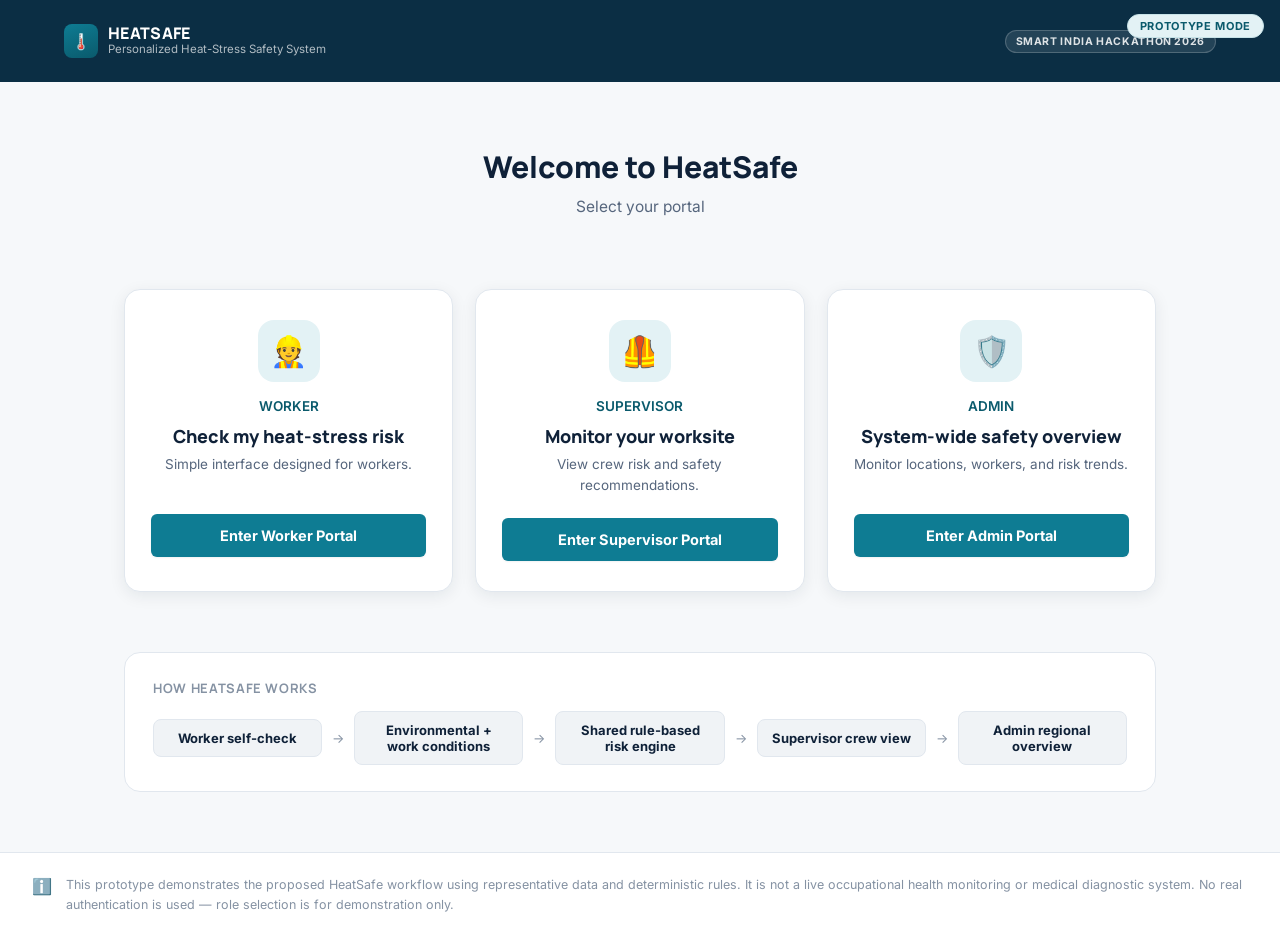
<file: heatsafe/index.html>
<!DOCTYPE html>
<html lang="en">
<head>
<meta charset="UTF-8" />
<meta name="viewport" content="width=device-width, initial-scale=1.0" />
<title>HeatSafe — Personalized Heat-Stress Safety System</title>
<link rel="preconnect" href="https://fonts.googleapis.com">
<link href="https://fonts.googleapis.com/css2?family=Inter:wght@400;500;600;700;800&family=Manrope:wght@600;700;800&display=swap" rel="stylesheet">
<link rel="stylesheet" href="css/style.css" />
</head>
<body>

  <div class="hs-prototype-corner">
    <span class="hs-tag">Prototype Mode</span>
  </div>

  <header class="hs-landing-header">
    <div class="hs-container">
      <div class="hs-brand">
        <div class="hs-brand-mark">🌡️</div>
        <div class="hs-brand-text">
          <div class="hs-brand-name">HEATSAFE</div>
          <div class="hs-brand-sub">Personalized Heat-Stress Safety System</div>
        </div>
      </div>
      <span class="hs-topbar-badge">Smart India Hackathon 2026</span>
    </div>
  </header>

  <section class="hs-landing-hero">
    <h1>Welcome to HeatSafe</h1>
    <p>Select your portal</p>
  </section>

  <section class="hs-portal-grid">
    <div class="hs-portal-card">
      <div class="hs-portal-icon">👷</div>
      <div class="hs-portal-lead">WORKER</div>
      <h3>Check my heat-stress risk</h3>
      <p class="hs-portal-desc">Simple interface designed for workers.</p>
      <a href="worker.html" class="hs-btn hs-btn-primary hs-btn-block">Enter Worker Portal</a>
    </div>

    <div class="hs-portal-card">
      <div class="hs-portal-icon">🦺</div>
      <div class="hs-portal-lead">SUPERVISOR</div>
      <h3>Monitor your worksite</h3>
      <p class="hs-portal-desc">View crew risk and safety recommendations.</p>
      <a href="supervisor.html" class="hs-btn hs-btn-primary hs-btn-block">Enter Supervisor Portal</a>
    </div>

    <div class="hs-portal-card">
      <div class="hs-portal-icon">🛡️</div>
      <div class="hs-portal-lead">ADMIN</div>
      <h3>System-wide safety overview</h3>
      <p class="hs-portal-desc">Monitor locations, workers, and risk trends.</p>
      <a href="admin.html" class="hs-btn hs-btn-primary hs-btn-block">Enter Admin Portal</a>
    </div>
  </section>

  <section class="hs-flow-strip">
    <div class="hs-flow-card">
      <h4>How HeatSafe works</h4>
      <div class="hs-flow-diagram">
        <div class="hs-flow-node">Worker self-check</div>
        <span class="hs-flow-arrow">→</span>
        <div class="hs-flow-node">Environmental + work conditions</div>
        <span class="hs-flow-arrow">→</span>
        <div class="hs-flow-node">Shared rule-based risk engine</div>
        <span class="hs-flow-arrow">→</span>
        <div class="hs-flow-node">Supervisor crew view</div>
        <span class="hs-flow-arrow">→</span>
        <div class="hs-flow-node">Admin regional overview</div>
      </div>
    </div>
  </section>

  <footer class="hs-footer">
    <div class="hs-footer-inner">
      <span class="hs-footer-icon">ℹ️</span>
      <p>This prototype demonstrates the proposed HeatSafe workflow using representative data and deterministic rules. It is not a live occupational health monitoring or medical diagnostic system. No real authentication is used — role selection is for demonstration only.</p>
    </div>
  </footer>

</body>
</html>
</file>
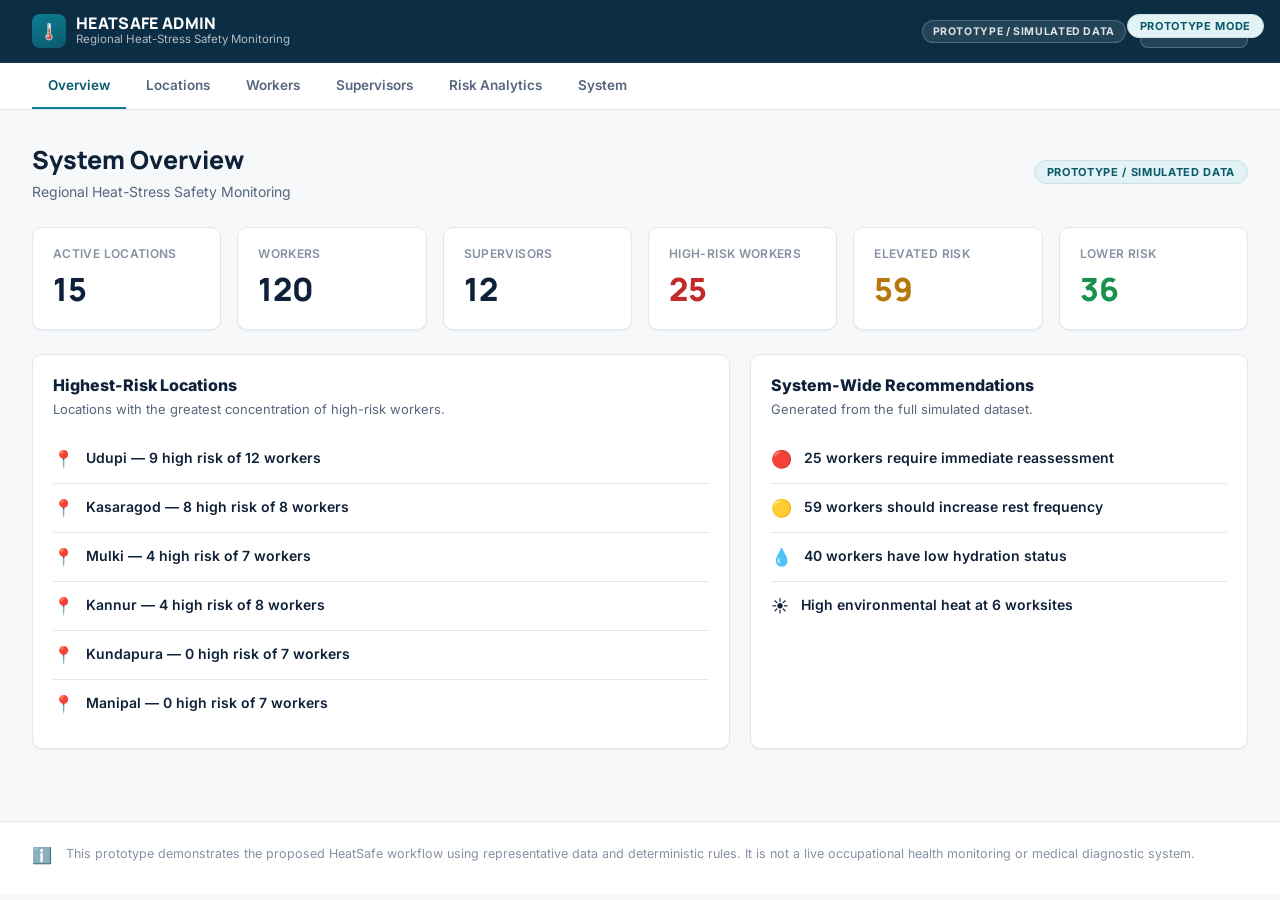
<file: heatsafe/admin.html>
<!DOCTYPE html>
<html lang="en">
<head>
<meta charset="UTF-8" />
<meta name="viewport" content="width=device-width, initial-scale=1.0" />
<title>HeatSafe Admin — System Overview</title>
<link rel="preconnect" href="https://fonts.googleapis.com">
<link href="https://fonts.googleapis.com/css2?family=Inter:wght@400;500;600;700;800&family=Manrope:wght@600;700;800&display=swap" rel="stylesheet">
<link rel="stylesheet" href="css/style.css" />
</head>
<body>

<div class="hs-prototype-corner"><span class="hs-tag">Prototype Mode</span></div>

<header class="hs-topbar">
  <div class="hs-topbar-inner">
    <div class="hs-brand">
      <div class="hs-brand-mark">🌡️</div>
      <div class="hs-brand-text">
        <div class="hs-brand-name">HEATSAFE ADMIN</div>
        <div class="hs-brand-sub">Regional Heat-Stress Safety Monitoring</div>
      </div>
    </div>
    <div class="hs-topbar-right">
      <span class="hs-topbar-badge">Prototype / Simulated Data</span>
      <a href="index.html" class="hs-switch-portal">Switch Portal</a>
    </div>
  </div>
</header>

<nav class="hs-subnav">
  <div class="hs-subnav-inner">
    <a href="#" class="nav-tab active" data-tab="overview">Overview</a>
    <a href="#" class="nav-tab" data-tab="locations">Locations</a>
    <a href="#" class="nav-tab" data-tab="workers">Workers</a>
    <a href="#" class="nav-tab" data-tab="supervisors">Supervisors</a>
    <a href="#" class="nav-tab" data-tab="analytics">Risk Analytics</a>
    <a href="#" class="nav-tab" data-tab="system">System</a>
  </div>
</nav>

<main class="hs-main">

  <!-- ================= OVERVIEW ================= -->
  <section id="tab-overview" class="hs-tab-panel">
    <div class="hs-page-head">
      <div class="hs-head-row">
        <div>
          <h1>System Overview</h1>
          <p class="hs-sub">Regional Heat-Stress Safety Monitoring</p>
        </div>
        <span class="hs-tag">Prototype / Simulated Data</span>
      </div>
    </div>

    <div class="hs-kpi-grid" id="overview-kpis"></div>

    <div class="hs-grid-2">
      <div class="hs-card hs-card-pad">
        <div class="hs-section-title">Highest-Risk Locations</div>
        <p class="hs-section-sub">Locations with the greatest concentration of high-risk workers.</p>
        <div id="overview-top-locations"></div>
      </div>
      <div class="hs-card hs-card-pad">
        <div class="hs-section-title">System-Wide Recommendations</div>
        <p class="hs-section-sub">Generated from the full simulated dataset.</p>
        <div id="overview-recommendations"></div>
      </div>
    </div>
  </section>

  <!-- ================= LOCATIONS ================= -->
  <section id="tab-locations" class="hs-tab-panel hs-hidden">
    <div class="hs-page-head">
      <h1>Location Directory</h1>
      <p class="hs-sub">All 15 monitored locations across the Coastal Belt and Inland Corridor.</p>
    </div>
    <div class="hs-table-wrap hs-table-scroll">
      <table class="hs-table" id="locations-table">
        <thead><tr><th>Location</th><th>Zone</th><th>Workers</th><th>🟢 Green</th><th>🟡 Yellow</th><th>🔴 Red</th><th>Risk Status</th></tr></thead>
        <tbody></tbody>
      </table>
    </div>
  </section>

  <!-- ================= WORKERS ================= -->
  <section id="tab-workers" class="hs-tab-panel hs-hidden">
    <div class="hs-page-head">
      <h1>Worker Directory</h1>
      <p class="hs-sub">Search across all 120 simulated workers.</p>
    </div>
    <div class="hs-filter-bar">
      <input type="text" id="admin-worker-search" placeholder="Search Worker..." oninput="hsRenderAdminWorkers()">
      <select id="admin-risk-filter" onchange="hsRenderAdminWorkers()">
        <option value="">All Risk Levels</option>
        <option value="Lower">🟢 Lower Risk</option>
        <option value="Elevated">🟡 Elevated Risk</option>
        <option value="High">🔴 High Risk</option>
      </select>
    </div>
    <div class="hs-table-wrap hs-table-scroll">
      <table class="hs-table" id="admin-workers-table">
        <thead><tr><th>Worker ID</th><th>Occupation</th><th>Location</th><th>Intensity</th><th>Exposure</th><th>Hydration</th><th>Heat Risk</th></tr></thead>
        <tbody></tbody>
      </table>
    </div>
  </section>

  <!-- ================= SUPERVISORS ================= -->
  <section id="tab-supervisors" class="hs-tab-panel hs-hidden">
    <div class="hs-page-head">
      <h1>Supervisor Directory</h1>
      <p class="hs-sub">12 supervisors overseeing crews across all monitored worksites.</p>
    </div>
    <div class="hs-table-wrap hs-table-scroll">
      <table class="hs-table" id="supervisors-table">
        <thead><tr><th>Supervisor</th><th>Worksite</th><th>Crew Size</th><th>🟢</th><th>🟡</th><th>🔴</th></tr></thead>
        <tbody></tbody>
      </table>
    </div>
  </section>

  <!-- ================= RISK ANALYTICS ================= -->
  <section id="tab-analytics" class="hs-tab-panel hs-hidden">
    <div class="hs-page-head">
      <h1>Risk Analytics</h1>
      <p class="hs-sub">Computed with the same deterministic risk engine used across all portals.</p>
    </div>

    <div class="hs-grid-2">
      <div class="hs-card hs-card-pad">
        <div class="hs-section-title">Regional Risk Distribution</div>
        <p class="hs-section-sub">All 120 simulated workers.</p>
        <div style="display:flex; align-items:center; gap:28px; flex-wrap:wrap;">
          <svg id="donut-svg" width="180" height="180" viewBox="0 0 180 180"></svg>
          <div class="hs-donut-legend" id="donut-legend" style="flex:1; min-width:160px;"></div>
        </div>
      </div>
      <div class="hs-card hs-card-pad">
        <div class="hs-section-title">Workers by Occupation</div>
        <p class="hs-section-sub">Distribution across occupation categories.</p>
        <div id="occupation-bars"></div>
      </div>
    </div>

    <div class="hs-card hs-card-pad hs-mt-24">
      <div class="hs-section-title">Location Risk</div>
      <p class="hs-section-sub">Average risk score by location — same deterministic calculation as the Worker and Supervisor portals.</p>
      <div id="location-bars"></div>
    </div>
  </section>

  <!-- ================= SYSTEM ================= -->
  <section id="tab-system" class="hs-tab-panel hs-hidden">
    <div class="hs-page-head">
      <h1>System</h1>
      <p class="hs-sub">Methodology, data transparency, and the path from prototype to deployment.</p>
    </div>

    <div class="hs-card hs-card-pad">
      <div class="hs-section-title">Risk Assessment Methodology</div>
      <div class="hs-flow-vertical">
        <div class="step">Environmental Conditions</div>
        <div class="arrow">↓</div>
        <div class="step">Worker Conditions</div>
        <div class="arrow">↓</div>
        <div class="step">Heat-Stress Calculation</div>
        <div class="arrow">↓</div>
        <div class="step">Risk Classification</div>
        <div class="arrow">↓</div>
        <div class="step">Recommended Action</div>
      </div>
      <p style="font-size:13.5px;">The prototype combines representative environmental conditions with worker-specific factors such as occupation, work intensity, exposure duration, hydration status, and acclimatization status. The result is a transparent, rule-based estimate — not an AI prediction and not a medical diagnosis.</p>

      <div class="hs-section-title hs-mt-24">Classification</div>
      <div style="display:flex; gap:12px; flex-wrap:wrap; margin-top:10px;">
        <span class="hs-risk-badge green">🟢 Lower Risk</span>
        <span class="hs-risk-badge yellow">🟡 Elevated Risk</span>
        <span class="hs-risk-badge red">🔴 High Risk</span>
      </div>
    </div>

    <div class="hs-card hs-card-pad hs-mt-24">
      <div class="hs-section-title">Data Transparency</div>
      <div class="hs-data-card-grid hs-mt-16">
        <div class="hs-card hs-data-card">
          <div class="icon">👷</div>
          <h4>Worker Data</h4>
          <p>Representative / aggregate prototype data. No personal worker information is used.</p>
        </div>
        <div class="hs-card hs-data-card">
          <div class="icon">🌦️</div>
          <h4>Weather</h4>
          <p>Predefined representative weather values. No live external API is required for this demonstration.</p>
        </div>
        <div class="hs-card hs-data-card">
          <div class="icon">⚙️</div>
          <h4>Risk Engine</h4>
          <p>Deterministic rule-based calculation, shared identically by all three portals.</p>
        </div>
      </div>
      <p class="hs-mt-16" style="font-size:12.5px; color:var(--text-muted);">No personal worker information is used in this prototype. No live external API is required for the demonstration.</p>
    </div>

    <div class="hs-card hs-card-pad hs-mt-24">
      <div class="hs-section-title">From Prototype to Deployment</div>
      <div class="hs-deploy-grid hs-mt-16">
        <div class="hs-deploy-col">
          <h4>Prototype (this demo)</h4>
          <div class="step">Representative data</div>
          <div class="step">Rule-based assessment</div>
          <div class="step">Dashboard</div>
        </div>
        <div class="hs-deploy-arrow">→</div>
        <div class="hs-deploy-col">
          <h4>Future System</h4>
          <div class="step">e-Shram aggregate occupational / location data</div>
          <div class="plus">+</div>
          <div class="step">Live weather service</div>
          <div class="plus">+</div>
          <div class="step">Worker inputs</div>
          <div class="plus">+</div>
          <div class="step">Validated occupational heat-stress methodology</div>
          <div class="arrow" style="text-align:center; color:var(--text-muted);">↓</div>
          <div class="step">Personalized assessment</div>
          <div class="arrow" style="text-align:center; color:var(--text-muted);">↓</div>
          <div class="step">SMS / IVR</div>
          <div class="arrow" style="text-align:center; color:var(--text-muted);">↓</div>
          <div class="step">Supervisor dashboard</div>
        </div>
      </div>
    </div>
  </section>

</main>

<footer class="hs-footer">
  <div class="hs-footer-inner">
    <span class="hs-footer-icon">ℹ️</span>
    <p>This prototype demonstrates the proposed HeatSafe workflow using representative data and deterministic rules. It is not a live occupational health monitoring or medical diagnostic system.</p>
  </div>
</footer>

<div class="hs-overlay" id="worker-drawer-overlay" onclick="hsCloseDrawerOnBg(event)">
  <div class="hs-drawer" id="worker-drawer"></div>
</div>

<script src="js/data.js"></script>
<script src="js/risk-engine.js"></script>
<script src="js/admin.js"></script>
</body>
</html>
</file>
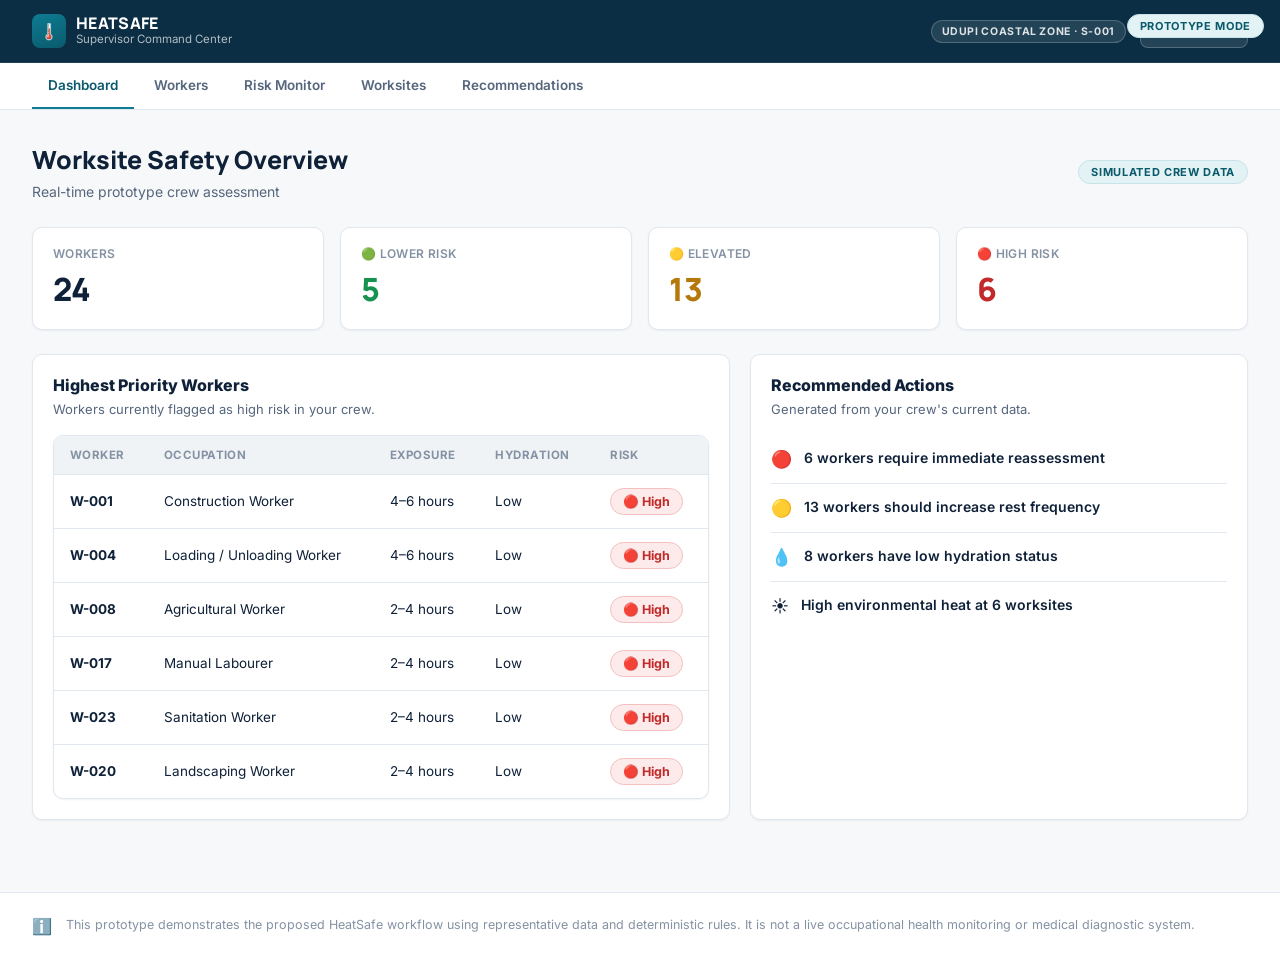
<file: heatsafe/supervisor.html>
<!DOCTYPE html>
<html lang="en">
<head>
<meta charset="UTF-8" />
<meta name="viewport" content="width=device-width, initial-scale=1.0" />
<title>HeatSafe — Supervisor Command Center</title>
<link rel="preconnect" href="https://fonts.googleapis.com">
<link href="https://fonts.googleapis.com/css2?family=Inter:wght@400;500;600;700;800&family=Manrope:wght@600;700;800&display=swap" rel="stylesheet">
<link rel="stylesheet" href="css/style.css" />
</head>
<body>

<div class="hs-prototype-corner"><span class="hs-tag">Prototype Mode</span></div>

<header class="hs-topbar">
  <div class="hs-topbar-inner">
    <div class="hs-brand">
      <div class="hs-brand-mark">🌡️</div>
      <div class="hs-brand-text">
        <div class="hs-brand-name">HEATSAFE</div>
        <div class="hs-brand-sub">Supervisor Command Center</div>
      </div>
    </div>
    <div class="hs-topbar-right">
      <span class="hs-topbar-badge">Udupi Coastal Zone · S-001</span>
      <a href="index.html" class="hs-switch-portal">Switch Portal</a>
    </div>
  </div>
</header>

<nav class="hs-subnav">
  <div class="hs-subnav-inner">
    <a href="#" class="nav-tab active" data-tab="dashboard">Dashboard</a>
    <a href="#" class="nav-tab" data-tab="workers">Workers</a>
    <a href="#" class="nav-tab" data-tab="riskmonitor">Risk Monitor</a>
    <a href="#" class="nav-tab" data-tab="worksites">Worksites</a>
    <a href="#" class="nav-tab" data-tab="recommendations">Recommendations</a>
  </div>
</nav>

<main class="hs-main">

  <!-- ================= DASHBOARD ================= -->
  <section id="tab-dashboard" class="hs-tab-panel">
    <div class="hs-page-head">
      <div class="hs-head-row">
        <div>
          <h1>Worksite Safety Overview</h1>
          <p class="hs-sub">Real-time prototype crew assessment</p>
        </div>
        <span class="hs-tag">Simulated Crew Data</span>
      </div>
    </div>

    <div class="hs-kpi-grid" id="dash-kpis"></div>

    <div class="hs-grid-2">
      <div class="hs-card hs-card-pad">
        <div class="hs-section-title">Highest Priority Workers</div>
        <p class="hs-section-sub">Workers currently flagged as high risk in your crew.</p>
        <div class="hs-table-wrap hs-table-scroll">
          <table class="hs-table" id="dash-priority-table">
            <thead><tr><th>Worker</th><th>Occupation</th><th>Exposure</th><th>Hydration</th><th>Risk</th></tr></thead>
            <tbody></tbody>
          </table>
        </div>
      </div>
      <div class="hs-card hs-card-pad">
        <div class="hs-section-title">Recommended Actions</div>
        <p class="hs-section-sub">Generated from your crew's current data.</p>
        <div id="dash-recommendations"></div>
      </div>
    </div>
  </section>

  <!-- ================= WORKERS ================= -->
  <section id="tab-workers" class="hs-tab-panel hs-hidden">
    <div class="hs-page-head">
      <h1>Crew Directory</h1>
      <p class="hs-sub">All 24 workers assigned to Udupi Coastal Zone.</p>
    </div>
    <div class="hs-filter-bar">
      <input type="text" id="workers-search" placeholder="Search Worker ID or occupation..." oninput="hsRenderWorkersTab()">
    </div>
    <div class="hs-table-wrap hs-table-scroll">
      <table class="hs-table" id="workers-table">
        <thead><tr><th>Worker ID</th><th>Occupation</th><th>Location</th><th>Intensity</th><th>Exposure</th><th>Hydration</th><th>Heat Risk</th></tr></thead>
        <tbody></tbody>
      </table>
    </div>
  </section>

  <!-- ================= RISK MONITOR ================= -->
  <section id="tab-riskmonitor" class="hs-tab-panel hs-hidden">
    <div class="hs-page-head">
      <h1>Risk Monitor</h1>
      <p class="hs-sub">Crew sorted by heat-stress risk, highest first. Click a worker for full detail.</p>
    </div>
    <div class="hs-table-wrap hs-table-scroll">
      <table class="hs-table" id="riskmonitor-table">
        <thead><tr><th>Worker ID</th><th>Occupation</th><th>Location</th><th>Work Intensity</th><th>Exposure</th><th>Hydration</th><th>Heat Risk</th><th>Recommended Action</th></tr></thead>
        <tbody></tbody>
      </table>
    </div>
  </section>

  <!-- ================= WORKSITES ================= -->
  <section id="tab-worksites" class="hs-tab-panel hs-hidden">
    <div class="hs-page-head">
      <h1>Worksite Risk Map</h1>
      <p class="hs-sub">Stylized location map — click a marker for site detail. <span class="hs-tag hs-tag-muted">Representative Data</span></p>
    </div>
    <div class="hs-map-card" id="map-card"></div>
  </section>

  <!-- ================= RECOMMENDATIONS ================= -->
  <section id="tab-recommendations" class="hs-tab-panel hs-hidden">
    <div class="hs-page-head">
      <h1>Recommended Actions</h1>
      <p class="hs-sub">Generated automatically from current crew data.</p>
    </div>
    <div class="hs-card hs-card-pad" id="reco-full-panel"></div>
  </section>

</main>

<footer class="hs-footer">
  <div class="hs-footer-inner">
    <span class="hs-footer-icon">ℹ️</span>
    <p>This prototype demonstrates the proposed HeatSafe workflow using representative data and deterministic rules. It is not a live occupational health monitoring or medical diagnostic system.</p>
  </div>
</footer>

<!-- ================= WORKER DETAIL DRAWER ================= -->
<div class="hs-overlay" id="worker-drawer-overlay" onclick="hsCloseDrawerOnBg(event)">
  <div class="hs-drawer" id="worker-drawer"></div>
</div>

<!-- Location detail modal (reuses drawer overlay pattern) -->
<div class="hs-overlay" id="location-drawer-overlay" onclick="hsCloseLocationDrawerOnBg(event)">
  <div class="hs-drawer" id="location-drawer"></div>
</div>

<script src="js/data.js"></script>
<script src="js/risk-engine.js"></script>
<script src="js/supervisor.js"></script>
</body>
</html>
</file>
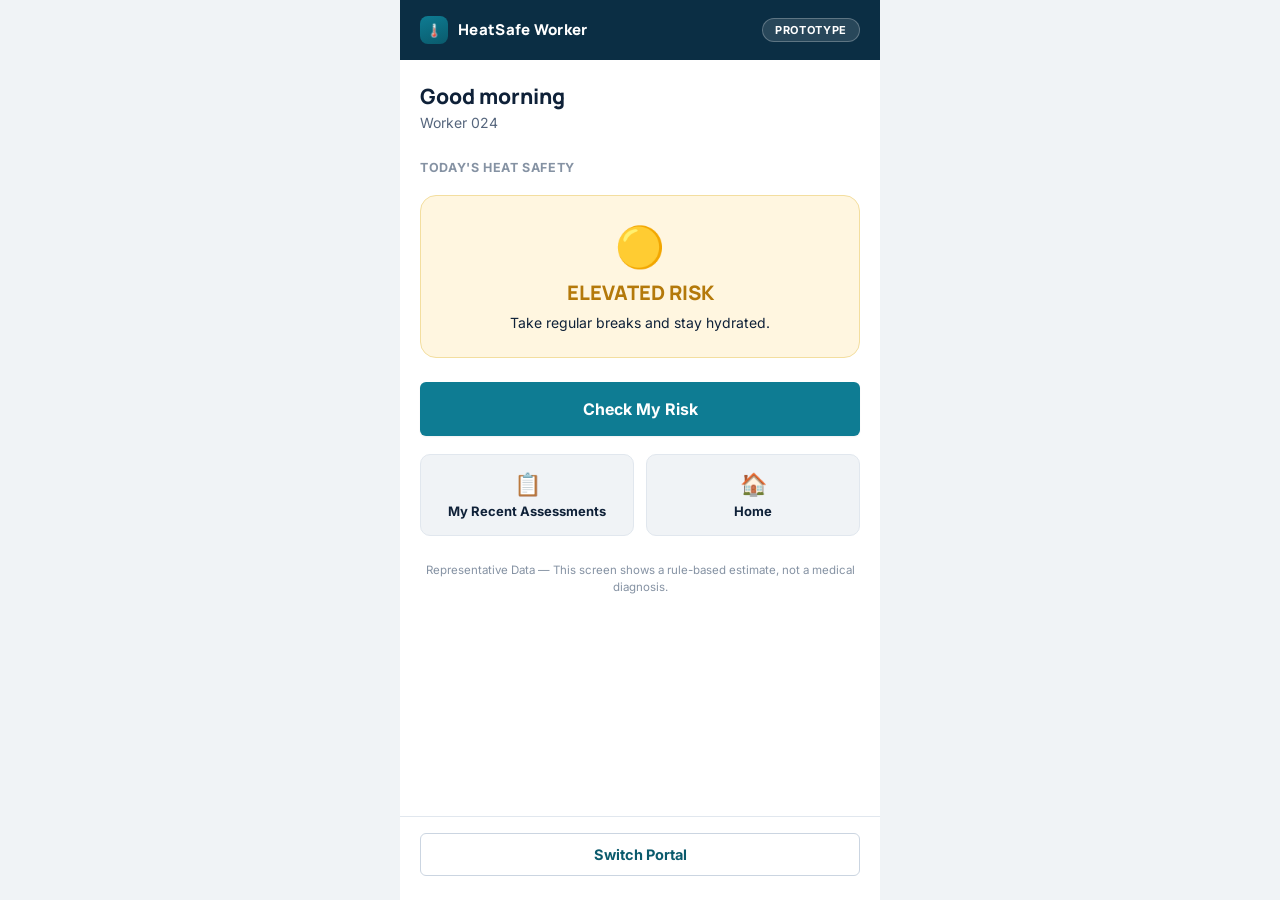
<file: heatsafe/worker.html>
<!DOCTYPE html>
<html lang="en">
<head>
<meta charset="UTF-8" />
<meta name="viewport" content="width=device-width, initial-scale=1.0" />
<title>HeatSafe Worker</title>
<link rel="preconnect" href="https://fonts.googleapis.com">
<link href="https://fonts.googleapis.com/css2?family=Inter:wght@400;500;600;700;800&family=Manrope:wght@600;700;800&display=swap" rel="stylesheet">
<link rel="stylesheet" href="css/style.css" />
</head>
<body style="background:var(--surface-alt);">

<div class="hs-worker-shell">

  <div class="hs-worker-topbar">
    <div class="hs-brand">
      <div class="hs-brand-mark" style="width:28px;height:28px;font-size:13px;">🌡️</div>
      <div class="hs-brand-text"><div class="hs-brand-name">HeatSafe Worker</div></div>
    </div>
    <span class="hs-tag" style="background:rgba(255,255,255,0.12); color:#fff; border-color:rgba(255,255,255,0.25);">Prototype</span>
  </div>

  <div class="hs-worker-body">

    <!-- ============ HOME ============ -->
    <div id="screen-home" class="hs-screen">
      <div class="hs-worker-greeting">
        <h2>Good morning</h2>
        <p>Worker 024</p>
      </div>

      <div class="hs-worker-section-title">Today's Heat Safety</div>
      <div id="home-status-card" class="hs-status-card yellow">
        <div class="hs-status-emoji">🟡</div>
        <div class="hs-status-title">ELEVATED RISK</div>
        <div class="hs-status-msg">Take regular breaks and stay hydrated.</div>
      </div>

      <button class="hs-btn hs-btn-primary hs-btn-block hs-btn-lg hs-mt-24" onclick="hsGoTo('step-location')">Check My Risk</button>

      <div class="hs-worker-quicklinks">
        <div class="hs-quicklink" onclick="hsGoTo('history')">
          <div class="hs-quicklink-icon">📋</div>
          My Recent Assessments
        </div>
        <div class="hs-quicklink" onclick="hsGoTo('home')">
          <div class="hs-quicklink-icon">🏠</div>
          Home
        </div>
      </div>

      <p style="font-size:11.5px; color:var(--text-muted); margin-top:26px; text-align:center; line-height:1.5;">
        Representative Data — This screen shows a rule-based estimate, not a medical diagnosis.
      </p>
    </div>

    <!-- ============ STEP 1: LOCATION ============ -->
    <div id="screen-step-location" class="hs-screen hs-hidden">
      <div class="hs-step-progress"><span class="done"></span><span></span><span></span><span></span><span></span></div>
      <div class="hs-step-label">Step 1 of 5</div>
      <div class="hs-step-title">Where are you working today?</div>
      <select id="input-location" class="hs-select-lg" onchange="hsSelectLocation()">
        <option value="" disabled selected>Select your location</option>
      </select>
    </div>

    <!-- ============ WEATHER (auto after location) ============ -->
    <div id="screen-weather" class="hs-screen hs-hidden">
      <div class="hs-step-label">Current Environmental Conditions</div>
      <div class="hs-weather-card">
        <h4>Location</h4>
        <div id="weather-loc" class="hs-weather-loc">—</div>
        <div id="weather-temp" class="hs-weather-temp">—</div>
        <div class="hs-weather-grid">
          <div class="hs-weather-metric"><div class="lbl">Humidity</div><div id="weather-humidity" class="val">—</div></div>
          <div class="hs-weather-metric"><div class="lbl">Wind</div><div id="weather-wind" class="val">—</div></div>
          <div class="hs-weather-metric"><div class="lbl">Solar</div><div id="weather-solar" class="val">—</div></div>
        </div>
        <div class="hs-weather-note">
          <span class="hs-tag hs-tag-muted" style="margin-bottom:6px;">Representative Prototype Data</span><br/>
          In a real deployment, environmental conditions would be obtained from live weather data.
        </div>
      </div>
      <button class="hs-btn hs-btn-primary hs-btn-block hs-btn-lg hs-mt-24" onclick="hsGoTo('step-occupation')">Continue</button>
    </div>

    <!-- ============ STEP 2: OCCUPATION ============ -->
    <div id="screen-step-occupation" class="hs-screen hs-hidden">
      <div class="hs-step-progress"><span class="done"></span><span class="done"></span><span></span><span></span><span></span></div>
      <div class="hs-step-label">Step 2 of 5</div>
      <div class="hs-step-title">What kind of work do you do?</div>
      <select id="input-occupation" class="hs-select-lg" onchange="hsSelectOccupation()">
        <option value="" disabled selected>Select your occupation</option>
      </select>
    </div>

    <!-- ============ STEP 3: INTENSITY ============ -->
    <div id="screen-step-intensity" class="hs-screen hs-hidden">
      <div class="hs-step-progress"><span class="done"></span><span class="done"></span><span class="done"></span><span></span><span></span></div>
      <div class="hs-step-label">Step 3 of 5</div>
      <div class="hs-step-title">How hard are you working?</div>

      <button class="hs-choice-card" onclick="hsSelectIntensity('Light', this)">
        <span class="hs-choice-icon">🙂</span>
        <span><span class="hs-choice-title">LIGHT</span><br/><span class="hs-choice-desc">Low physical effort</span></span>
      </button>
      <button class="hs-choice-card" onclick="hsSelectIntensity('Moderate', this)">
        <span class="hs-choice-icon">😐</span>
        <span><span class="hs-choice-title">MODERATE</span><br/><span class="hs-choice-desc">Continuous physical effort</span></span>
      </button>
      <button class="hs-choice-card" onclick="hsSelectIntensity('Heavy', this)">
        <span class="hs-choice-icon">😓</span>
        <span><span class="hs-choice-title">HEAVY</span><br/><span class="hs-choice-desc">Strenuous physical effort</span></span>
      </button>
    </div>

    <!-- ============ STEP 4: EXPOSURE ============ -->
    <div id="screen-step-exposure" class="hs-screen hs-hidden">
      <div class="hs-step-progress"><span class="done"></span><span class="done"></span><span class="done"></span><span class="done"></span><span></span></div>
      <div class="hs-step-label">Step 4 of 5</div>
      <div class="hs-step-title">How long will you be out in the heat?</div>
      <select id="input-exposure" class="hs-select-lg" onchange="hsSelectExposure()">
        <option value="" disabled selected>Select exposure duration</option>
        <option value="< 1 hour">&lt; 1 hour</option>
        <option value="1–2 hours">1–2 hours</option>
        <option value="2–4 hours">2–4 hours</option>
        <option value="4–6 hours">4–6 hours</option>
        <option value="6+ hours">6+ hours</option>
      </select>
    </div>

    <!-- ============ STEP 5: HYDRATION ============ -->
    <div id="screen-step-hydration" class="hs-screen hs-hidden">
      <div class="hs-step-progress"><span class="done"></span><span class="done"></span><span class="done"></span><span class="done"></span><span class="done"></span></div>
      <div class="hs-step-label">Step 5 of 5</div>
      <div class="hs-step-title">How much water have you had?</div>

      <button class="hs-choice-card" onclick="hsSelectHydration('Good', this)">
        <span class="hs-choice-icon">💧</span>
        <span><span class="hs-choice-title">Good</span><br/><span class="hs-choice-desc">Adequately hydrated</span></span>
      </button>
      <button class="hs-choice-card" onclick="hsSelectHydration('Moderate', this)">
        <span class="hs-choice-icon">💧</span>
        <span><span class="hs-choice-title">Moderate</span><br/><span class="hs-choice-desc">Some water consumed</span></span>
      </button>
      <button class="hs-choice-card" onclick="hsSelectHydration('Low', this)">
        <span class="hs-choice-icon">⚠️</span>
        <span><span class="hs-choice-title">Low</span><br/><span class="hs-choice-desc">Little/no water recently</span></span>
      </button>

      <button id="btn-check-risk" class="hs-btn hs-btn-primary hs-btn-block hs-btn-lg hs-mt-24" disabled onclick="hsCheckRisk()">CHECK MY HEAT RISK</button>
    </div>

    <!-- ============ RESULT ============ -->
    <div id="screen-result" class="hs-screen hs-hidden">
      <div class="hs-result-hero">
        <div class="hs-result-label">Your Heat Risk</div>
        <div class="hs-gauge-wrap"><svg id="gauge-svg" viewBox="0 0 220 130"></svg></div>
        <div id="result-level" class="hs-result-level red">🔴 HIGH</div>
      </div>

      <div class="hs-indicator-box hs-text-center">
        <div class="hs-indicator-label">Estimated Heat-Stress Indicator</div>
        <div id="result-indicator" class="hs-indicator-value">—</div>
        <div style="font-size:11px; color:var(--text-muted); margin-top:4px;">Rule-Based Assessment · Not a medical diagnosis</div>
      </div>

      <div class="hs-worker-section-title">Why is my risk high?</div>
      <ul id="result-why" class="hs-why-list"></ul>

      <div class="hs-worker-section-title">What should I do?</div>
      <div id="result-actions"></div>

      <button class="hs-btn hs-btn-secondary hs-btn-block hs-btn-lg hs-mt-24" onclick="hsBackToHome()">BACK TO HOME</button>
    </div>

    <!-- ============ HISTORY ============ -->
    <div id="screen-history" class="hs-screen hs-hidden">
      <div class="hs-step-title">My Recent Assessments</div>
      <div id="history-list" class="hs-card hs-card-pad"></div>
      <button class="hs-btn hs-btn-secondary hs-btn-block hs-btn-lg hs-mt-24" onclick="hsGoTo('home')">Back to Home</button>
    </div>

  </div>

  <div class="hs-worker-footer-nav">
    <a href="index.html" class="hs-btn hs-btn-secondary hs-btn-block">Switch Portal</a>
  </div>
</div>

<script src="js/data.js"></script>
<script src="js/risk-engine.js"></script>
<script src="js/worker.js"></script>
</body>
</html>
</file>
<file: heatsafe/css/style.css>
/* ============================================================
   HEATSAFE — SHARED STYLESHEET
   Corporate occupational-safety / climate-risk visual language.
   ============================================================ */

:root {
  /* Core palette */
  --bg: #F6F8FA;
  --surface: #FFFFFF;
  --surface-alt: #F0F3F6;
  --border: #E1E7EE;
  --border-strong: #CBD5E1;

  --text-primary: #0F2138;
  --text-secondary: #56667D;
  --text-muted: #8592A3;

  --accent: #0E7C93;        /* teal-blue */
  --accent-dark: #0A5A6C;
  --accent-deep: #0B2E44;   /* deep navy for headers */
  --accent-soft: #E3F2F5;

  /* Risk states */
  --green: #17924F;
  --green-bg: #E8F7EE;
  --green-border: #BFE7CE;

  --yellow: #B4790A;
  --yellow-bg: #FFF6E0;
  --yellow-border: #F3DE9F;

  --red: #C22A2A;
  --red-bg: #FDEBEB;
  --red-border: #F3BFBF;

  --radius-sm: 6px;
  --radius-md: 10px;
  --radius-lg: 16px;

  --shadow-sm: 0 1px 2px rgba(15, 33, 56, 0.06);
  --shadow-md: 0 4px 16px rgba(15, 33, 56, 0.08);
  --shadow-lg: 0 12px 32px rgba(15, 33, 56, 0.10);

  --font-display: 'Manrope', 'Inter', sans-serif;
  --font-body: 'Inter', 'Manrope', sans-serif;
}

* { box-sizing: border-box; }
html, body {
  margin: 0;
  padding: 0;
  background: var(--bg);
  color: var(--text-primary);
  font-family: var(--font-body);
  -webkit-font-smoothing: antialiased;
}
h1, h2, h3, h4 { font-family: var(--font-display); margin: 0; color: var(--text-primary); }
p { margin: 0; color: var(--text-secondary); line-height: 1.55; }
a { text-decoration: none; color: inherit; }
button { font-family: inherit; cursor: pointer; }
ul { margin: 0; padding: 0; list-style: none; }
img, svg { display: block; }

.hs-container {
  max-width: 1280px;
  margin: 0 auto;
  padding: 0 32px;
}

/* ---------------- Prototype badges ---------------- */
.hs-tag {
  display: inline-flex;
  align-items: center;
  gap: 6px;
  font-size: 11px;
  font-weight: 700;
  letter-spacing: 0.06em;
  text-transform: uppercase;
  color: var(--accent-dark);
  background: var(--accent-soft);
  border: 1px solid #C7E3E8;
  border-radius: 999px;
  padding: 4px 12px;
}
.hs-tag.hs-tag-muted {
  color: var(--text-secondary);
  background: var(--surface-alt);
  border-color: var(--border);
}
.hs-prototype-corner {
  position: fixed;
  top: 14px;
  right: 16px;
  z-index: 500;
}

/* ---------------- Top navigation (shared shell) ---------------- */
.hs-topbar {
  background: var(--accent-deep);
  color: #fff;
  border-bottom: 1px solid rgba(255,255,255,0.08);
}
.hs-topbar-inner {
  max-width: 1280px;
  margin: 0 auto;
  padding: 14px 32px;
  display: flex;
  align-items: center;
  justify-content: space-between;
  gap: 16px;
}
.hs-brand {
  display: flex;
  align-items: center;
  gap: 10px;
}
.hs-brand-mark {
  width: 34px;
  height: 34px;
  border-radius: 8px;
  background: linear-gradient(160deg, var(--accent) 0%, var(--accent-dark) 100%);
  display: flex;
  align-items: center;
  justify-content: center;
  font-size: 16px;
  flex-shrink: 0;
}
.hs-brand-text .hs-brand-name {
  font-family: var(--font-display);
  font-weight: 800;
  font-size: 16px;
  letter-spacing: 0.02em;
  color: #fff;
  line-height: 1.1;
}
.hs-brand-text .hs-brand-sub {
  font-size: 11.5px;
  color: rgba(255,255,255,0.68);
  line-height: 1.2;
}
.hs-topbar-right {
  display: flex;
  align-items: center;
  gap: 14px;
}
.hs-switch-portal {
  font-size: 12.5px;
  font-weight: 600;
  color: #fff;
  background: rgba(255,255,255,0.10);
  border: 1px solid rgba(255,255,255,0.22);
  border-radius: 8px;
  padding: 8px 14px;
  transition: background .15s ease;
}
.hs-switch-portal:hover { background: rgba(255,255,255,0.18); }
.hs-topbar-badge {
  font-size: 10.5px;
  font-weight: 700;
  letter-spacing: 0.06em;
  text-transform: uppercase;
  color: rgba(255,255,255,0.85);
  background: rgba(255,255,255,0.10);
  border: 1px solid rgba(255,255,255,0.2);
  border-radius: 999px;
  padding: 4px 10px;
}

/* ---------------- Secondary nav (Supervisor / Admin) ---------------- */
.hs-subnav {
  background: var(--surface);
  border-bottom: 1px solid var(--border);
  position: sticky;
  top: 0;
  z-index: 100;
}
.hs-subnav-inner {
  max-width: 1280px;
  margin: 0 auto;
  padding: 0 32px;
  display: flex;
  gap: 4px;
  overflow-x: auto;
}
.hs-subnav a {
  display: inline-block;
  padding: 14px 16px;
  font-size: 13.5px;
  font-weight: 600;
  color: var(--text-secondary);
  border-bottom: 2.5px solid transparent;
  white-space: nowrap;
}
.hs-subnav a:hover { color: var(--text-primary); }
.hs-subnav a.active {
  color: var(--accent-dark);
  border-bottom-color: var(--accent);
}

.hs-main { padding: 32px; max-width: 1280px; margin: 0 auto; }
.hs-page-head { margin-bottom: 24px; }
.hs-page-head h1 { font-size: 25px; font-weight: 800; }
.hs-page-head p.hs-sub { margin-top: 4px; font-size: 14px; }
.hs-page-head .hs-head-row {
  display: flex;
  align-items: center;
  justify-content: space-between;
  flex-wrap: wrap;
  gap: 12px;
}

/* ---------------- Cards ---------------- */
.hs-card {
  background: var(--surface);
  border: 1px solid var(--border);
  border-radius: var(--radius-md);
  box-shadow: var(--shadow-sm);
}
.hs-card-pad { padding: 20px; }

.hs-kpi-grid {
  display: grid;
  grid-template-columns: repeat(auto-fit, minmax(160px, 1fr));
  gap: 16px;
  margin-bottom: 24px;
}
.hs-kpi {
  background: var(--surface);
  border: 1px solid var(--border);
  border-radius: var(--radius-md);
  padding: 18px 20px;
  box-shadow: var(--shadow-sm);
}
.hs-kpi .hs-kpi-label {
  font-size: 12px;
  font-weight: 600;
  letter-spacing: 0.03em;
  text-transform: uppercase;
  color: var(--text-muted);
}
.hs-kpi .hs-kpi-value {
  font-family: var(--font-display);
  font-size: 32px;
  font-weight: 800;
  margin-top: 6px;
  color: var(--text-primary);
}
.hs-kpi.risk-green .hs-kpi-value { color: var(--green); }
.hs-kpi.risk-yellow .hs-kpi-value { color: var(--yellow); }
.hs-kpi.risk-red .hs-kpi-value { color: var(--red); }
.hs-kpi .hs-kpi-tag { margin-top: 8px; }

/* ---------------- Buttons ---------------- */
.hs-btn {
  display: inline-flex;
  align-items: center;
  justify-content: center;
  gap: 8px;
  font-weight: 700;
  font-size: 14.5px;
  border-radius: var(--radius-sm);
  padding: 12px 22px;
  border: 1px solid transparent;
  transition: transform .08s ease, box-shadow .15s ease, background .15s ease;
}
.hs-btn-primary {
  background: var(--accent);
  color: #fff;
  box-shadow: var(--shadow-sm);
}
.hs-btn-primary:hover { background: var(--accent-dark); }
.hs-btn-secondary {
  background: var(--surface);
  color: var(--accent-dark);
  border-color: var(--border-strong);
}
.hs-btn-secondary:hover { background: var(--surface-alt); }
.hs-btn-block { width: 100%; }
.hs-btn-lg { padding: 16px 24px; font-size: 16px; }
.hs-btn:disabled { opacity: 0.55; cursor: not-allowed; }

/* ---------------- Risk badges ---------------- */
.hs-risk-badge {
  display: inline-flex;
  align-items: center;
  gap: 6px;
  font-weight: 700;
  font-size: 12.5px;
  padding: 5px 12px;
  border-radius: 999px;
  border: 1px solid;
  white-space: nowrap;
}
.hs-risk-badge.green { background: var(--green-bg); color: var(--green); border-color: var(--green-border); }
.hs-risk-badge.yellow { background: var(--yellow-bg); color: var(--yellow); border-color: var(--yellow-border); }
.hs-risk-badge.red { background: var(--red-bg); color: var(--red); border-color: var(--red-border); }

.hs-dot { width: 9px; height: 9px; border-radius: 50%; display: inline-block; }
.hs-dot.green { background: var(--green); }
.hs-dot.yellow { background: var(--yellow); }
.hs-dot.red { background: var(--red); }

/* ---------------- Tables ---------------- */
.hs-table-wrap {
  background: var(--surface);
  border: 1px solid var(--border);
  border-radius: var(--radius-md);
  overflow: hidden;
  box-shadow: var(--shadow-sm);
}
.hs-table { width: 100%; border-collapse: collapse; font-size: 13.5px; }
.hs-table thead th {
  text-align: left;
  font-size: 11.5px;
  font-weight: 700;
  letter-spacing: 0.04em;
  text-transform: uppercase;
  color: var(--text-muted);
  background: var(--surface-alt);
  padding: 12px 16px;
  border-bottom: 1px solid var(--border);
  white-space: nowrap;
}
.hs-table tbody td {
  padding: 13px 16px;
  border-bottom: 1px solid var(--border);
  color: var(--text-primary);
  vertical-align: middle;
}
.hs-table tbody tr:last-child td { border-bottom: none; }
.hs-table tbody tr.hs-row-click { cursor: pointer; transition: background .12s ease; }
.hs-table tbody tr.hs-row-click:hover { background: var(--surface-alt); }
.hs-table-scroll { overflow-x: auto; }

/* ---------------- Footer disclaimer ---------------- */
.hs-footer {
  border-top: 1px solid var(--border);
  background: var(--surface);
  padding: 22px 32px 30px;
  margin-top: 40px;
}
.hs-footer-inner {
  max-width: 1280px;
  margin: 0 auto;
  display: flex;
  gap: 14px;
  align-items: flex-start;
}
.hs-footer p {
  font-size: 12.5px;
  color: var(--text-muted);
  line-height: 1.6;
}
.hs-footer .hs-footer-icon { font-size: 16px; margin-top: 1px; }

/* ================= LANDING PAGE ================= */
.hs-landing-header {
  background: var(--accent-deep);
  color: #fff;
  padding: 24px 32px;
}
.hs-landing-header .hs-container {
  display: flex;
  align-items: center;
  justify-content: space-between;
}
.hs-landing-hero {
  text-align: center;
  padding: 64px 24px 30px;
}
.hs-landing-hero h1 {
  font-size: 30px;
  font-weight: 800;
}
.hs-landing-hero p {
  margin-top: 8px;
  font-size: 15.5px;
  color: var(--text-secondary);
}
.hs-portal-grid {
  display: grid;
  grid-template-columns: repeat(3, 1fr);
  gap: 22px;
  max-width: 1080px;
  margin: 40px auto 60px;
  padding: 0 24px;
}
@media (max-width: 900px) {
  .hs-portal-grid { grid-template-columns: 1fr; max-width: 480px; }
}
.hs-portal-card {
  background: var(--surface);
  border: 1px solid var(--border);
  border-radius: var(--radius-lg);
  padding: 30px 26px;
  text-align: center;
  box-shadow: var(--shadow-md);
  display: flex;
  flex-direction: column;
  align-items: center;
  transition: transform .15s ease, box-shadow .15s ease;
}
.hs-portal-card:hover { transform: translateY(-4px); box-shadow: var(--shadow-lg); }
.hs-portal-icon {
  width: 62px;
  height: 62px;
  border-radius: 16px;
  background: var(--accent-soft);
  display: flex;
  align-items: center;
  justify-content: center;
  font-size: 30px;
  margin-bottom: 16px;
}
.hs-portal-card h3 { font-size: 18px; font-weight: 800; margin-bottom: 6px; }
.hs-portal-card .hs-portal-lead { font-size: 13.5px; font-weight: 600; color: var(--accent-dark); margin-bottom: 10px; }
.hs-portal-card p.hs-portal-desc { font-size: 13.5px; margin-bottom: 22px; min-height: 38px; }
.hs-flow-strip {
  max-width: 1080px;
  margin: 0 auto 60px;
  padding: 0 24px;
}
.hs-flow-card {
  background: var(--surface);
  border: 1px solid var(--border);
  border-radius: var(--radius-lg);
  padding: 26px 28px;
}
.hs-flow-card h4 { font-size: 13px; text-transform: uppercase; letter-spacing: 0.05em; color: var(--text-muted); margin-bottom: 14px; }
.hs-flow-diagram {
  display: flex;
  align-items: center;
  justify-content: space-between;
  flex-wrap: wrap;
  gap: 10px;
  font-size: 13px;
  font-weight: 700;
  color: var(--text-primary);
}
.hs-flow-diagram .hs-flow-node {
  background: var(--surface-alt);
  border: 1px solid var(--border);
  border-radius: 8px;
  padding: 10px 14px;
  text-align: center;
  flex: 1;
  min-width: 110px;
}
.hs-flow-diagram .hs-flow-arrow { color: var(--text-muted); font-weight: 400; }

/* ================= WORKER PORTAL (mobile-first, simple) ================= */
.hs-worker-shell {
  max-width: 480px;
  margin: 0 auto;
  min-height: 100vh;
  background: var(--surface);
  display: flex;
  flex-direction: column;
}
.hs-worker-topbar {
  background: var(--accent-deep);
  color: #fff;
  padding: 16px 20px;
  display: flex;
  align-items: center;
  justify-content: space-between;
}
.hs-worker-topbar .hs-brand-name { font-size: 15px; }
.hs-worker-body { padding: 22px 20px 32px; flex: 1; }
.hs-worker-greeting h2 { font-size: 21px; font-weight: 800; }
.hs-worker-greeting p { font-size: 14px; margin-top: 2px; }

.hs-status-card {
  margin-top: 20px;
  border-radius: var(--radius-lg);
  padding: 26px 22px;
  text-align: center;
  border: 1.5px solid;
}
.hs-status-card.green { background: var(--green-bg); border-color: var(--green-border); }
.hs-status-card.yellow { background: var(--yellow-bg); border-color: var(--yellow-border); }
.hs-status-card.red { background: var(--red-bg); border-color: var(--red-border); }
.hs-status-emoji { font-size: 40px; }
.hs-status-title { font-family: var(--font-display); font-size: 20px; font-weight: 800; margin-top: 8px; }
.hs-status-card.green .hs-status-title { color: var(--green); }
.hs-status-card.yellow .hs-status-title { color: var(--yellow); }
.hs-status-card.red .hs-status-title { color: var(--red); }
.hs-status-msg { margin-top: 8px; font-size: 14px; color: var(--text-primary); }

.hs-worker-section-title {
  font-size: 12.5px;
  font-weight: 700;
  text-transform: uppercase;
  letter-spacing: 0.05em;
  color: var(--text-muted);
  margin: 26px 0 12px;
}

.hs-worker-quicklinks {
  display: grid;
  grid-template-columns: 1fr 1fr;
  gap: 12px;
  margin-top: 18px;
}
.hs-quicklink {
  background: var(--surface-alt);
  border: 1px solid var(--border);
  border-radius: var(--radius-md);
  padding: 16px;
  text-align: center;
  font-size: 13px;
  font-weight: 700;
}
.hs-quicklink .hs-quicklink-icon { font-size: 22px; margin-bottom: 6px; }

/* Step assessment */
.hs-step-progress {
  display: flex;
  gap: 6px;
  margin-bottom: 22px;
}
.hs-step-progress span {
  height: 5px;
  flex: 1;
  border-radius: 4px;
  background: var(--border);
}
.hs-step-progress span.done { background: var(--accent); }
.hs-step-label {
  font-size: 12.5px;
  font-weight: 700;
  color: var(--accent-dark);
  text-transform: uppercase;
  letter-spacing: 0.05em;
  margin-bottom: 6px;
}
.hs-step-title { font-size: 19px; font-weight: 800; margin-bottom: 20px; }

.hs-select-lg {
  width: 100%;
  padding: 15px 16px;
  font-size: 15.5px;
  border: 1.5px solid var(--border-strong);
  border-radius: var(--radius-md);
  background: var(--surface);
  color: var(--text-primary);
  font-family: inherit;
}

.hs-choice-card {
  width: 100%;
  text-align: left;
  background: var(--surface);
  border: 1.5px solid var(--border-strong);
  border-radius: var(--radius-md);
  padding: 16px 18px;
  margin-bottom: 12px;
  display: flex;
  align-items: center;
  gap: 14px;
  font-family: inherit;
  transition: border-color .12s ease, background .12s ease;
}
.hs-choice-card:hover { border-color: var(--accent); }
.hs-choice-card.selected { border-color: var(--accent); background: var(--accent-soft); }
.hs-choice-icon { font-size: 24px; flex-shrink: 0; }
.hs-choice-title { font-size: 15.5px; font-weight: 800; color: var(--text-primary); }
.hs-choice-desc { font-size: 12.5px; color: var(--text-secondary); margin-top: 2px; }

.hs-worker-footer-nav {
  padding: 16px 20px 24px;
  border-top: 1px solid var(--border);
  display: flex;
  gap: 10px;
}

/* Weather screen */
.hs-weather-card {
  background: var(--accent-deep);
  color: #fff;
  border-radius: var(--radius-lg);
  padding: 22px;
  margin-top: 6px;
}
.hs-weather-card h4 { font-size: 13px; font-weight: 700; color: rgba(255,255,255,0.75); text-transform: uppercase; letter-spacing: 0.04em; }
.hs-weather-loc { font-size: 20px; font-weight: 800; margin-top: 4px; }
.hs-weather-temp { font-size: 40px; font-weight: 800; margin-top: 12px; font-family: var(--font-display); }
.hs-weather-grid {
  margin-top: 16px;
  display: grid;
  grid-template-columns: repeat(3, 1fr);
  gap: 10px;
}
.hs-weather-metric {
  background: rgba(255,255,255,0.08);
  border-radius: 10px;
  padding: 10px 8px;
  text-align: center;
}
.hs-weather-metric .lbl { font-size: 10.5px; color: rgba(255,255,255,0.65); text-transform: uppercase; letter-spacing: 0.04em; }
.hs-weather-metric .val { font-size: 15px; font-weight: 700; margin-top: 3px; }
.hs-weather-note {
  margin-top: 14px;
  font-size: 11.5px;
  color: rgba(255,255,255,0.65);
  line-height: 1.5;
}

/* Result screen */
.hs-result-hero {
  text-align: center;
  padding: 10px 0 6px;
}
.hs-result-hero .hs-result-label { font-size: 12.5px; font-weight: 700; text-transform: uppercase; letter-spacing: 0.06em; color: var(--text-muted); }
.hs-gauge-wrap { margin: 14px auto 4px; width: 220px; }
.hs-result-level { font-family: var(--font-display); font-size: 26px; font-weight: 800; margin-top: 6px; }
.hs-result-level.green { color: var(--green); }
.hs-result-level.yellow { color: var(--yellow); }
.hs-result-level.red { color: var(--red); }
.hs-indicator-box {
  margin-top: 16px;
  background: var(--surface-alt);
  border: 1px solid var(--border);
  border-radius: var(--radius-md);
  padding: 14px;
}
.hs-indicator-box .hs-indicator-label { font-size: 12px; color: var(--text-muted); font-weight: 600; text-transform: uppercase; letter-spacing: 0.04em; }
.hs-indicator-box .hs-indicator-value { font-family: var(--font-display); font-size: 26px; font-weight: 800; margin-top: 4px; }

.hs-why-list { margin-top: 10px; }
.hs-why-list li {
  display: flex;
  align-items: center;
  gap: 10px;
  padding: 10px 0;
  border-bottom: 1px solid var(--border);
  font-size: 14px;
  color: var(--text-primary);
  font-weight: 600;
}
.hs-why-list li:last-child { border-bottom: none; }
.hs-why-list li::before { content: "⚠️"; font-size: 14px; }

.hs-action-item {
  display: flex;
  gap: 14px;
  padding: 14px 0;
  border-bottom: 1px solid var(--border);
}
.hs-action-item:last-child { border-bottom: none; }
.hs-action-num {
  width: 30px; height: 30px;
  border-radius: 50%;
  background: var(--accent-soft);
  color: var(--accent-dark);
  font-weight: 800;
  font-size: 13.5px;
  display: flex; align-items: center; justify-content: center;
  flex-shrink: 0;
}
.hs-action-title { font-weight: 800; font-size: 14.5px; }
.hs-action-detail { font-size: 13px; margin-top: 2px; }

/* History */
.hs-history-item {
  display: flex;
  align-items: center;
  justify-content: space-between;
  padding: 14px 0;
  border-bottom: 1px solid var(--border);
}
.hs-history-item:last-child { border-bottom: none; }
.hs-history-date { font-weight: 700; font-size: 14px; }
.hs-history-loc { font-size: 12.5px; color: var(--text-secondary); }

/* ================= SUPERVISOR / ADMIN GRIDS ================= */
.hs-grid-2 { display: grid; grid-template-columns: 1.4fr 1fr; gap: 20px; }
.hs-grid-3 { display: grid; grid-template-columns: repeat(3, 1fr); gap: 20px; }
@media (max-width: 900px) {
  .hs-grid-2, .hs-grid-3 { grid-template-columns: 1fr; }
}

.hs-section-title { font-size: 16px; font-weight: 800; margin-bottom: 4px; }
.hs-section-sub { font-size: 13px; margin-bottom: 16px; }

/* Recommendation panel */
.hs-reco-item {
  display: flex;
  gap: 12px;
  align-items: flex-start;
  padding: 14px 0;
  border-bottom: 1px solid var(--border);
  font-size: 14px;
}
.hs-reco-item:last-child { border-bottom: none; }
.hs-reco-emoji { font-size: 17px; }
.hs-reco-text { font-weight: 600; color: var(--text-primary); }

/* Worker detail drawer */
.hs-overlay {
  position: fixed; inset: 0;
  background: rgba(11, 46, 68, 0.42);
  display: none;
  align-items: stretch;
  justify-content: flex-end;
  z-index: 800;
}
.hs-overlay.open { display: flex; }
.hs-drawer {
  width: min(460px, 100%);
  background: var(--surface);
  height: 100%;
  overflow-y: auto;
  box-shadow: -8px 0 32px rgba(0,0,0,0.15);
  padding: 26px 26px 40px;
}
.hs-drawer-close {
  float: right;
  border: 1px solid var(--border-strong);
  background: var(--surface);
  border-radius: 8px;
  width: 32px; height: 32px;
  font-size: 15px;
  font-weight: 700;
}
.hs-drawer-title { font-size: 20px; font-weight: 800; clear: both; padding-top: 6px; }
.hs-drawer-sub { font-size: 13px; margin-top: 2px; }
.hs-drawer-section { margin-top: 22px; }
.hs-drawer-section h5 { font-size: 12px; text-transform: uppercase; letter-spacing: 0.05em; color: var(--text-muted); margin-bottom: 10px; }
.hs-kv-grid { display: grid; grid-template-columns: 1fr 1fr; gap: 10px 16px; }
.hs-kv { font-size: 13.5px; }
.hs-kv .k { color: var(--text-muted); font-size: 11.5px; text-transform: uppercase; letter-spacing: 0.03em; }
.hs-kv .v { font-weight: 700; margin-top: 2px; }

.hs-driver-row { margin-bottom: 12px; }
.hs-driver-row .hs-driver-labels { display: flex; justify-content: space-between; font-size: 12.5px; font-weight: 700; margin-bottom: 5px; }
.hs-driver-track { height: 8px; border-radius: 5px; background: var(--surface-alt); overflow: hidden; border: 1px solid var(--border); }
.hs-driver-fill { height: 100%; border-radius: 5px; }
.hs-driver-fill.low { width: 25%; background: var(--green); }
.hs-driver-fill.moderate { width: 60%; background: var(--yellow); }
.hs-driver-fill.high { width: 95%; background: var(--red); }

.hs-actioned-banner {
  margin-top: 16px;
  background: var(--green-bg);
  border: 1px solid var(--green-border);
  color: var(--green);
  font-weight: 700;
  font-size: 13.5px;
  border-radius: var(--radius-sm);
  padding: 10px 14px;
  display: none;
}
.hs-actioned-banner.show { display: block; }

/* Worksite map */
.hs-map-card {
  background: linear-gradient(180deg, #EAF2F5 0%, #F3F7F8 100%);
  border: 1px solid var(--border);
  border-radius: var(--radius-lg);
  padding: 30px;
  position: relative;
  min-height: 420px;
  background-image:
    linear-gradient(rgba(11,46,68,0.05) 1px, transparent 1px),
    linear-gradient(90deg, rgba(11,46,68,0.05) 1px, transparent 1px);
  background-size: 32px 32px;
}
.hs-map-zone-label {
  position: absolute;
  font-size: 11px;
  font-weight: 700;
  text-transform: uppercase;
  letter-spacing: 0.05em;
  color: var(--text-muted);
  background: rgba(255,255,255,0.7);
  padding: 3px 8px;
  border-radius: 6px;
}
.hs-map-marker {
  position: absolute;
  transform: translate(-50%, -50%);
  display: flex;
  flex-direction: column;
  align-items: center;
  cursor: pointer;
}
.hs-map-marker .dot {
  width: 20px; height: 20px;
  border-radius: 50%;
  border: 3px solid #fff;
  box-shadow: 0 2px 6px rgba(0,0,0,0.25);
}
.hs-map-marker .dot.green { background: var(--green); }
.hs-map-marker .dot.yellow { background: var(--yellow); }
.hs-map-marker .dot.red { background: var(--red); }
.hs-map-marker .name {
  margin-top: 5px;
  font-size: 11px;
  font-weight: 700;
  background: rgba(255,255,255,0.9);
  padding: 2px 7px;
  border-radius: 5px;
  white-space: nowrap;
  box-shadow: var(--shadow-sm);
}

/* Bars for analytics */
.hs-bar-row { display: flex; align-items: center; gap: 12px; margin-bottom: 12px; }
.hs-bar-row .hs-bar-label { width: 150px; font-size: 12.5px; font-weight: 600; flex-shrink: 0; }
.hs-bar-row .hs-bar-track { flex: 1; height: 14px; background: var(--surface-alt); border-radius: 7px; overflow: hidden; border: 1px solid var(--border); }
.hs-bar-row .hs-bar-fill { height: 100%; border-radius: 7px 0 0 7px; }
.hs-bar-row .hs-bar-value { width: 42px; text-align: right; font-size: 12.5px; font-weight: 700; flex-shrink: 0; }

.hs-donut-legend { display: flex; flex-direction: column; gap: 10px; margin-top: 18px; }
.hs-donut-legend .item { display: flex; align-items: center; justify-content: space-between; font-size: 13.5px; font-weight: 600; }
.hs-donut-legend .item .left { display: flex; align-items: center; gap: 8px; }

/* Search / filter bar */
.hs-filter-bar {
  display: flex;
  gap: 10px;
  flex-wrap: wrap;
  margin-bottom: 18px;
}
.hs-filter-bar input, .hs-filter-bar select {
  padding: 10px 14px;
  border: 1.5px solid var(--border-strong);
  border-radius: var(--radius-sm);
  font-size: 13.5px;
  font-family: inherit;
  background: var(--surface);
  color: var(--text-primary);
}
.hs-filter-bar input { flex: 1; min-width: 200px; }

/* Methodology flow */
.hs-flow-vertical { display: flex; flex-direction: column; align-items: center; gap: 4px; margin: 10px 0 20px; }
.hs-flow-vertical .step {
  width: 100%; max-width: 420px;
  background: var(--surface-alt);
  border: 1px solid var(--border);
  border-radius: 10px;
  padding: 12px 16px;
  text-align: center;
  font-weight: 700;
  font-size: 13.5px;
}
.hs-flow-vertical .arrow { color: var(--text-muted); font-size: 15px; }

.hs-data-card-grid { display: grid; grid-template-columns: repeat(3, 1fr); gap: 16px; }
@media (max-width: 900px) { .hs-data-card-grid { grid-template-columns: 1fr; } }
.hs-data-card { padding: 20px; }
.hs-data-card .icon { font-size: 24px; margin-bottom: 10px; }
.hs-data-card h4 { font-size: 14.5px; font-weight: 800; margin-bottom: 6px; }
.hs-data-card p { font-size: 13px; }

/* Deployment (prototype -> future) */
.hs-deploy-grid { display: grid; grid-template-columns: 1fr auto 1fr; gap: 20px; align-items: stretch; }
@media (max-width: 800px) { .hs-deploy-grid { grid-template-columns: 1fr; } }
.hs-deploy-arrow { display: flex; align-items: center; justify-content: center; font-size: 22px; color: var(--text-muted); }
.hs-deploy-col h4 { font-size: 13px; text-transform: uppercase; letter-spacing: 0.04em; color: var(--text-muted); margin-bottom: 12px; }
.hs-deploy-col .step { background: var(--surface-alt); border: 1px solid var(--border); border-radius: 10px; padding: 10px 14px; font-size: 13px; font-weight: 700; text-align: center; margin-bottom: 8px; }
.hs-deploy-col .plus { text-align: center; color: var(--text-muted); font-size: 13px; margin-bottom: 8px; }

/* Utility */
.hs-mt-8 { margin-top: 8px; } .hs-mt-16 { margin-top: 16px; } .hs-mt-24 { margin-top: 24px; }
.hs-hidden { display: none !important; }
.hs-text-center { text-align: center; }
.hs-flex-between { display: flex; align-items: center; justify-content: space-between; }
</file>
